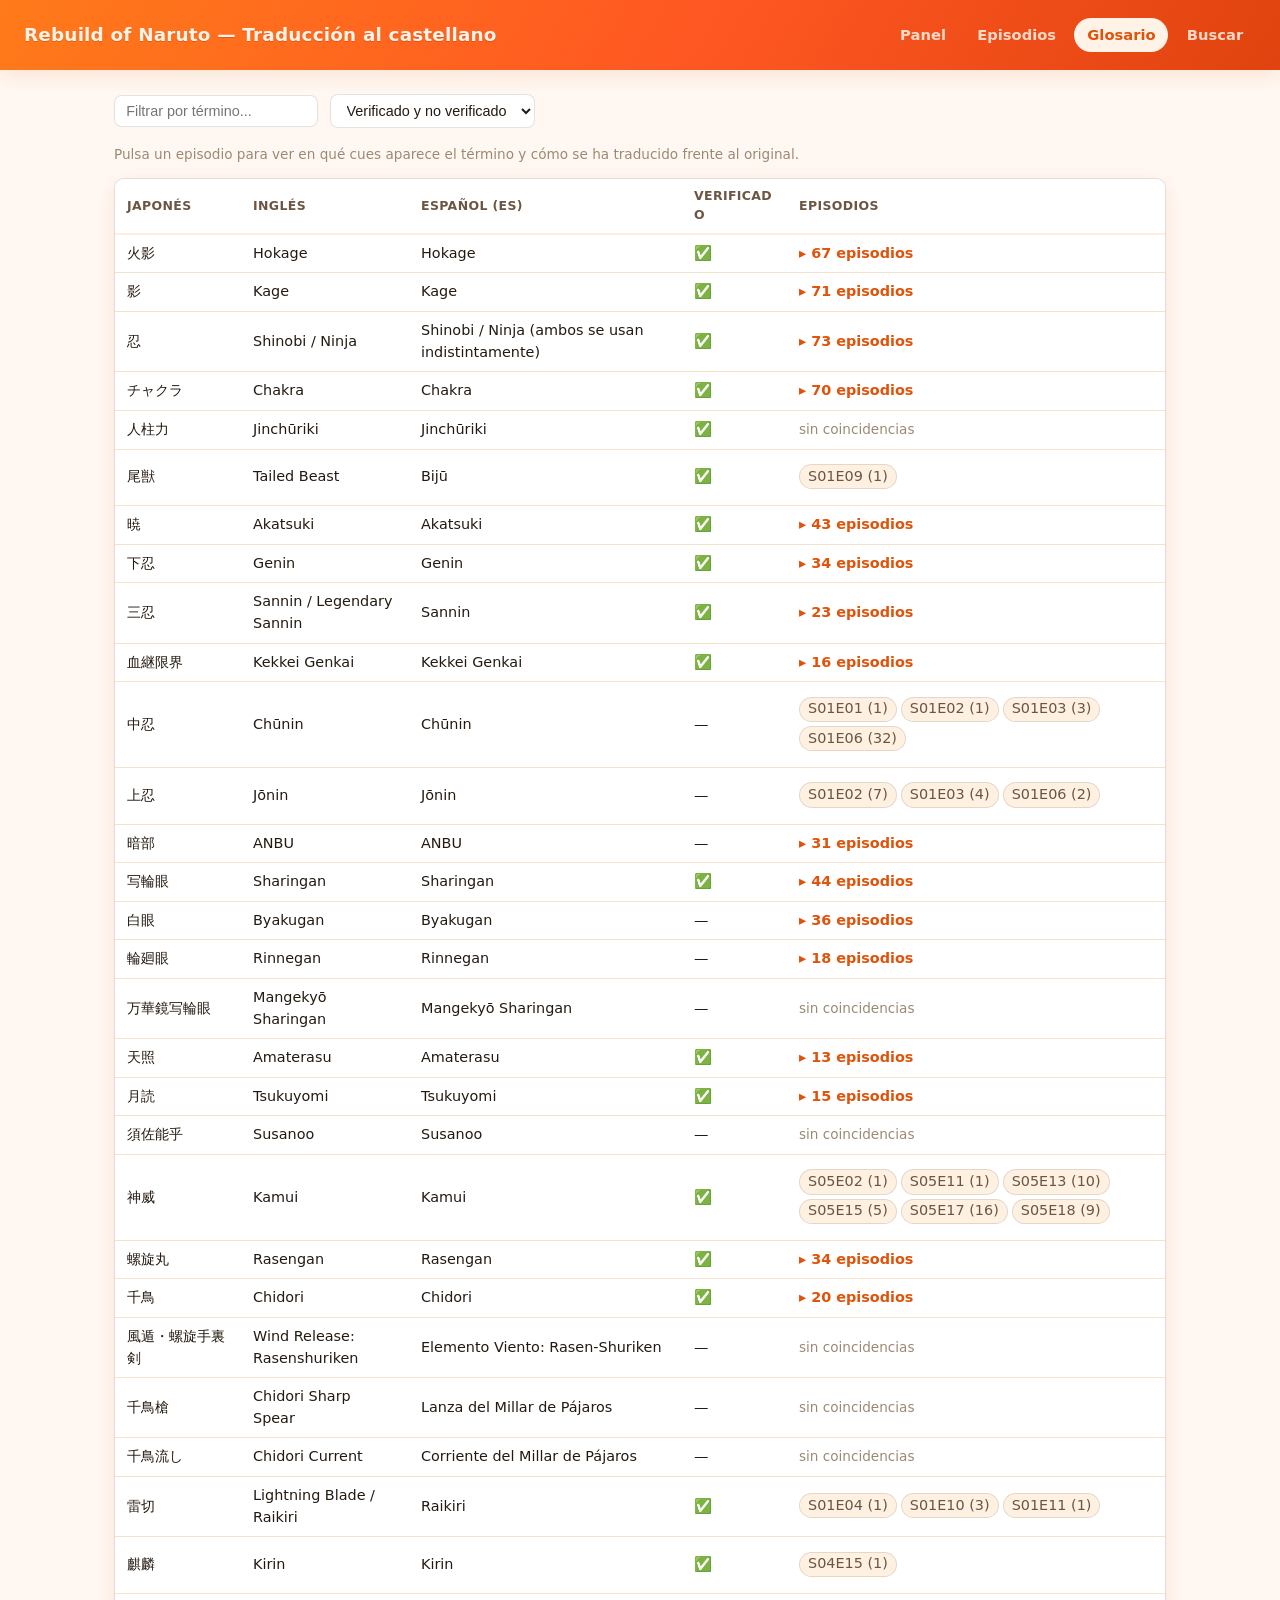
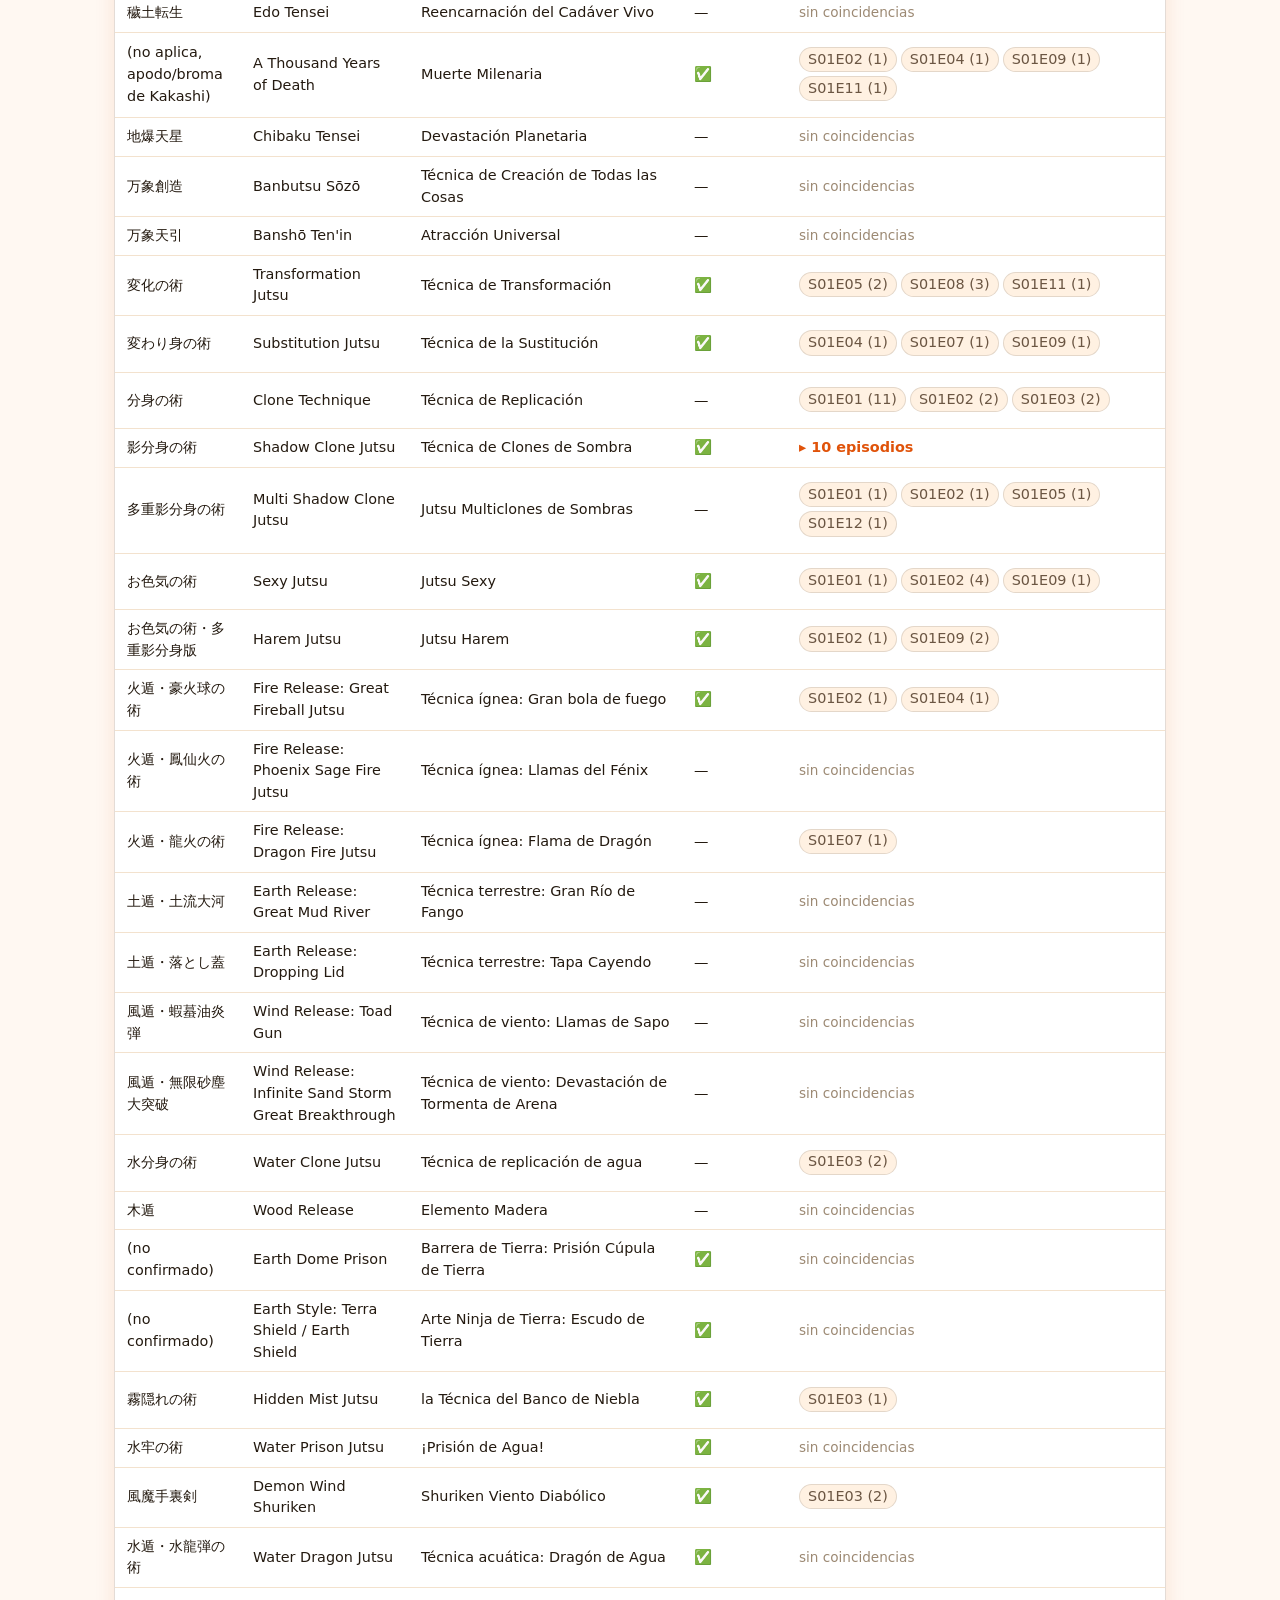
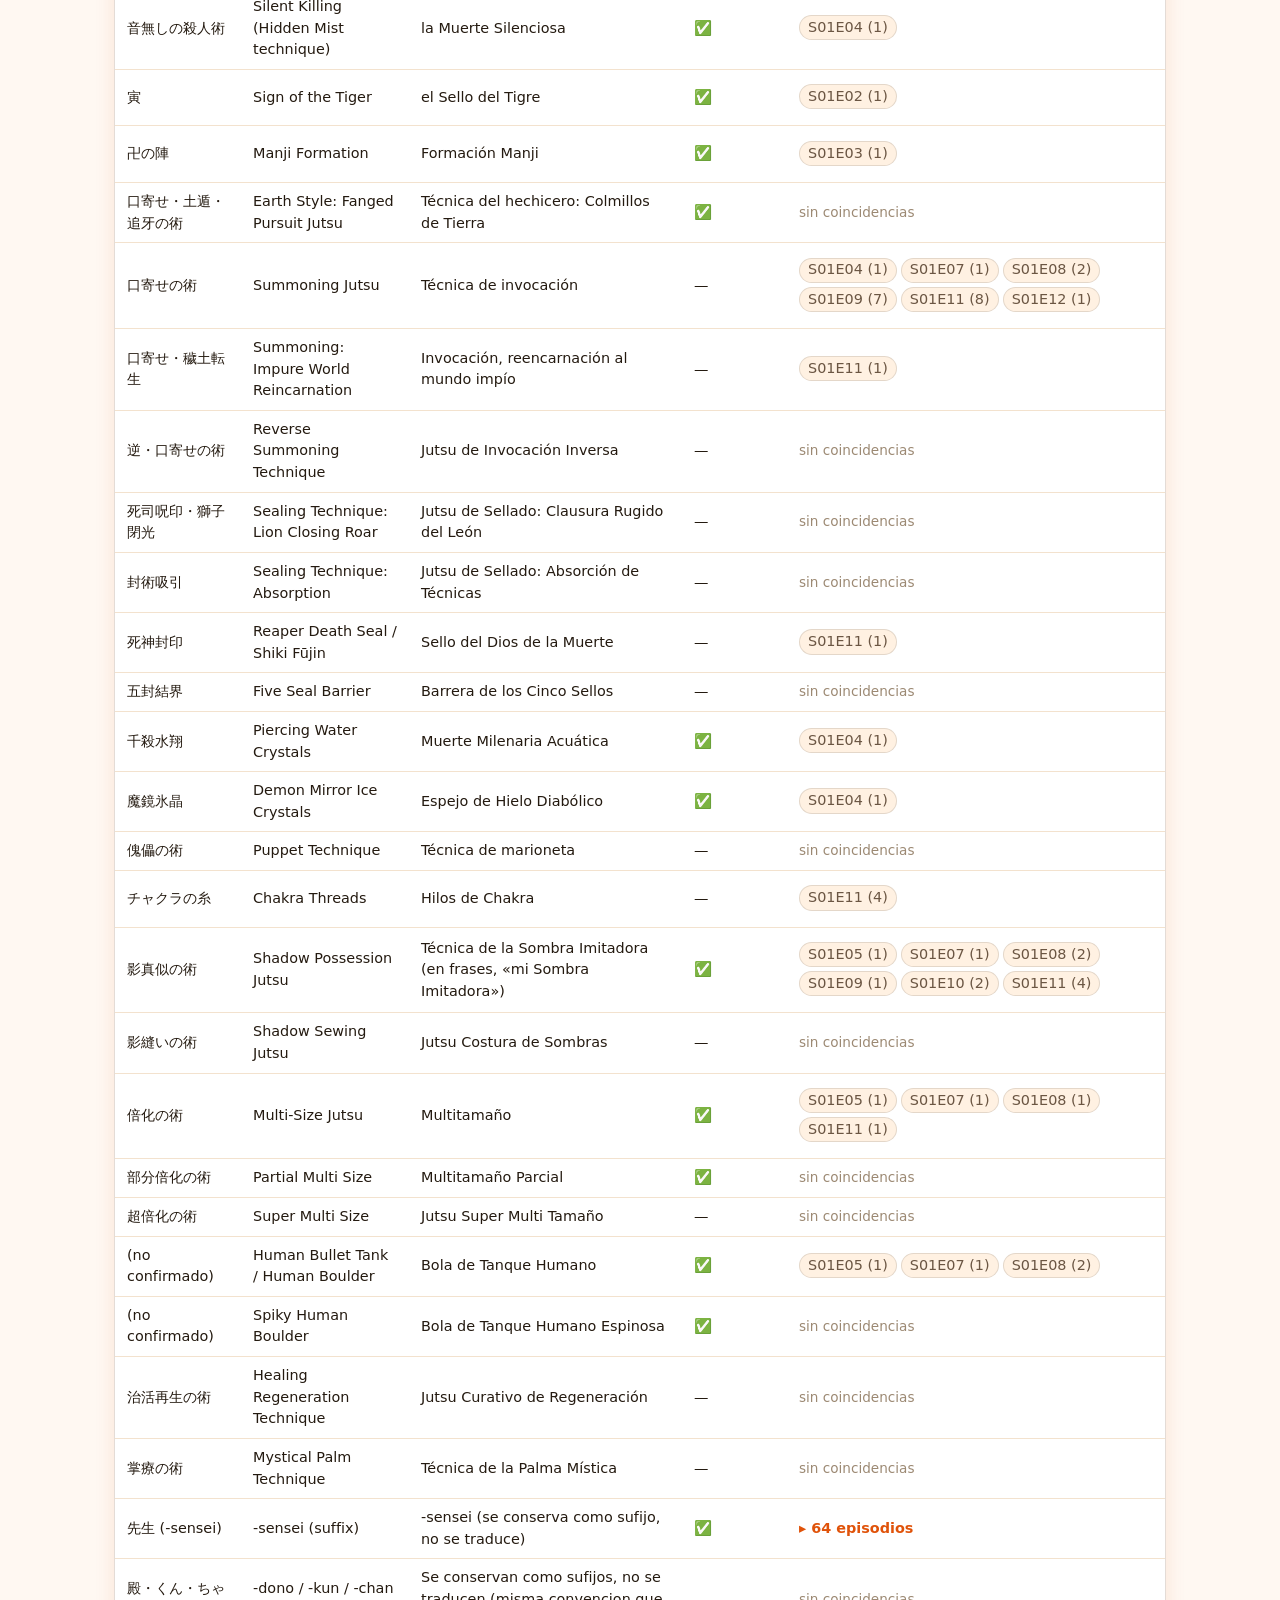
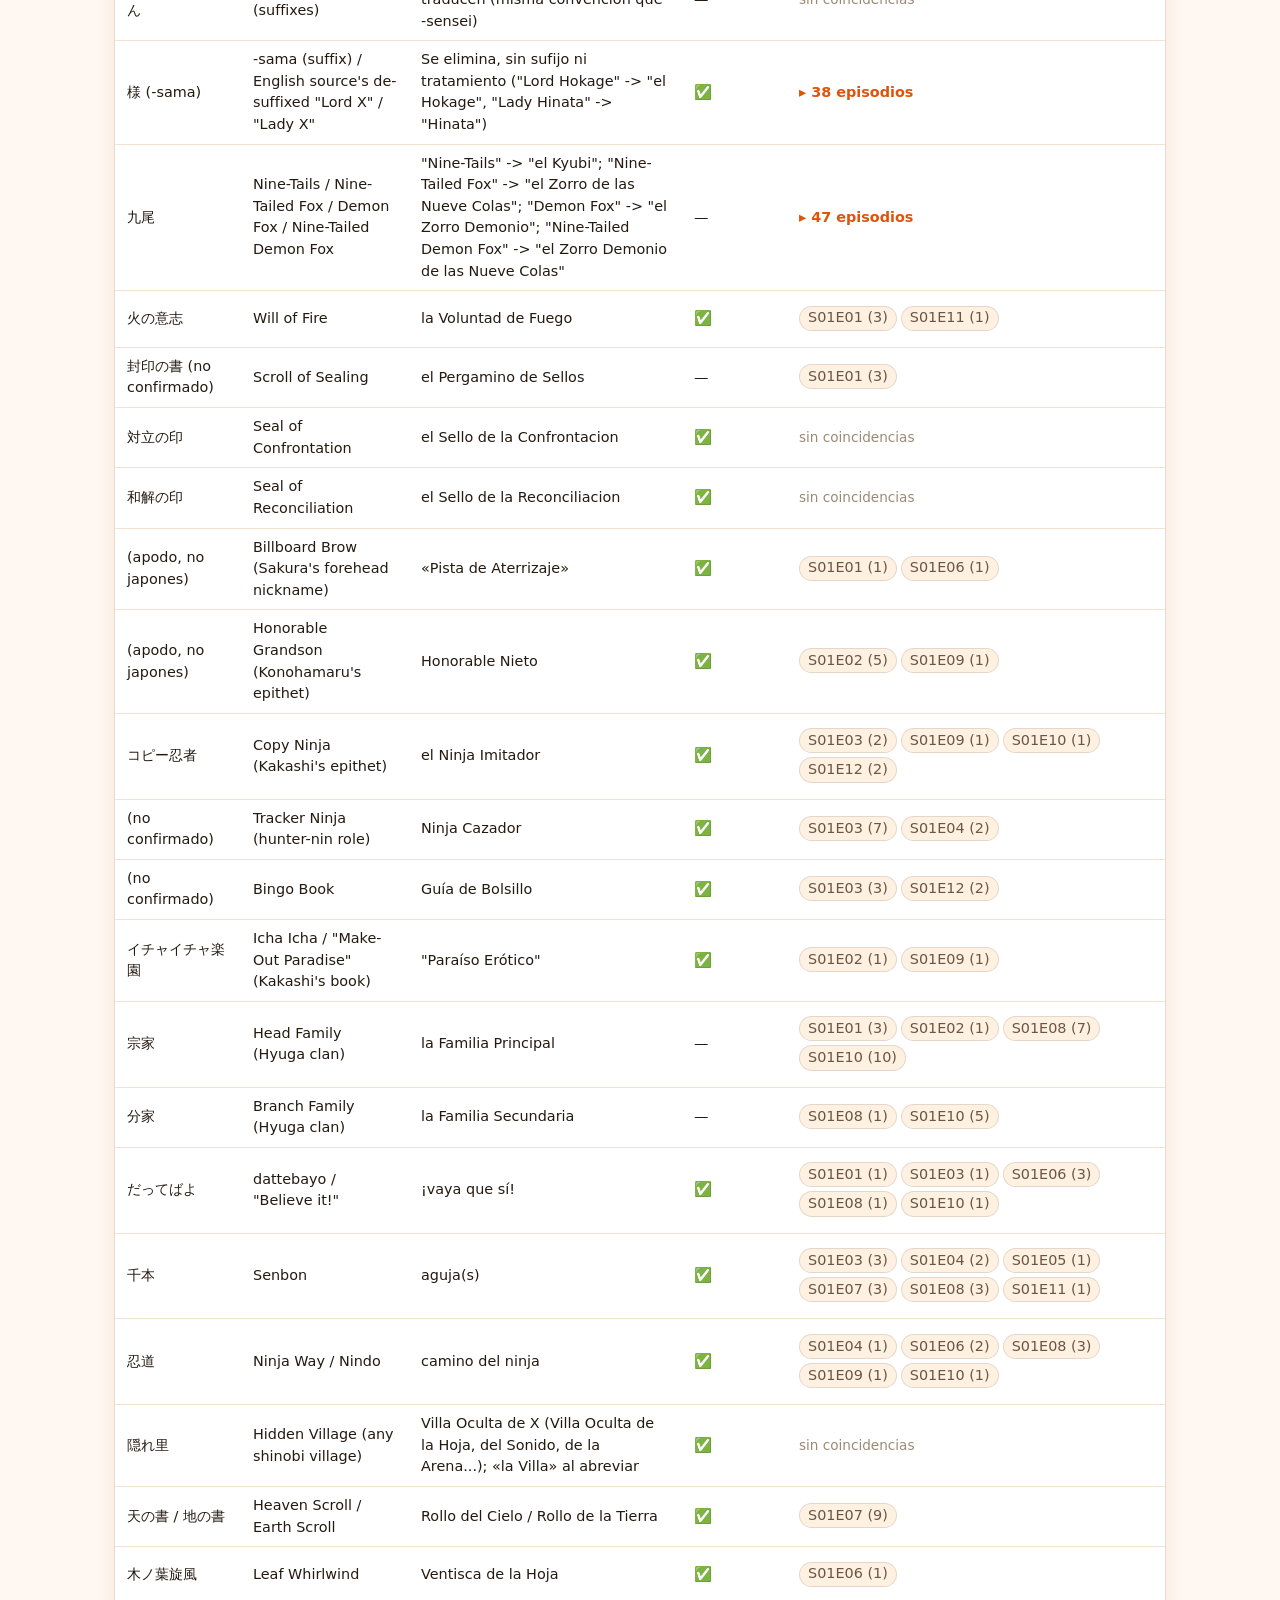
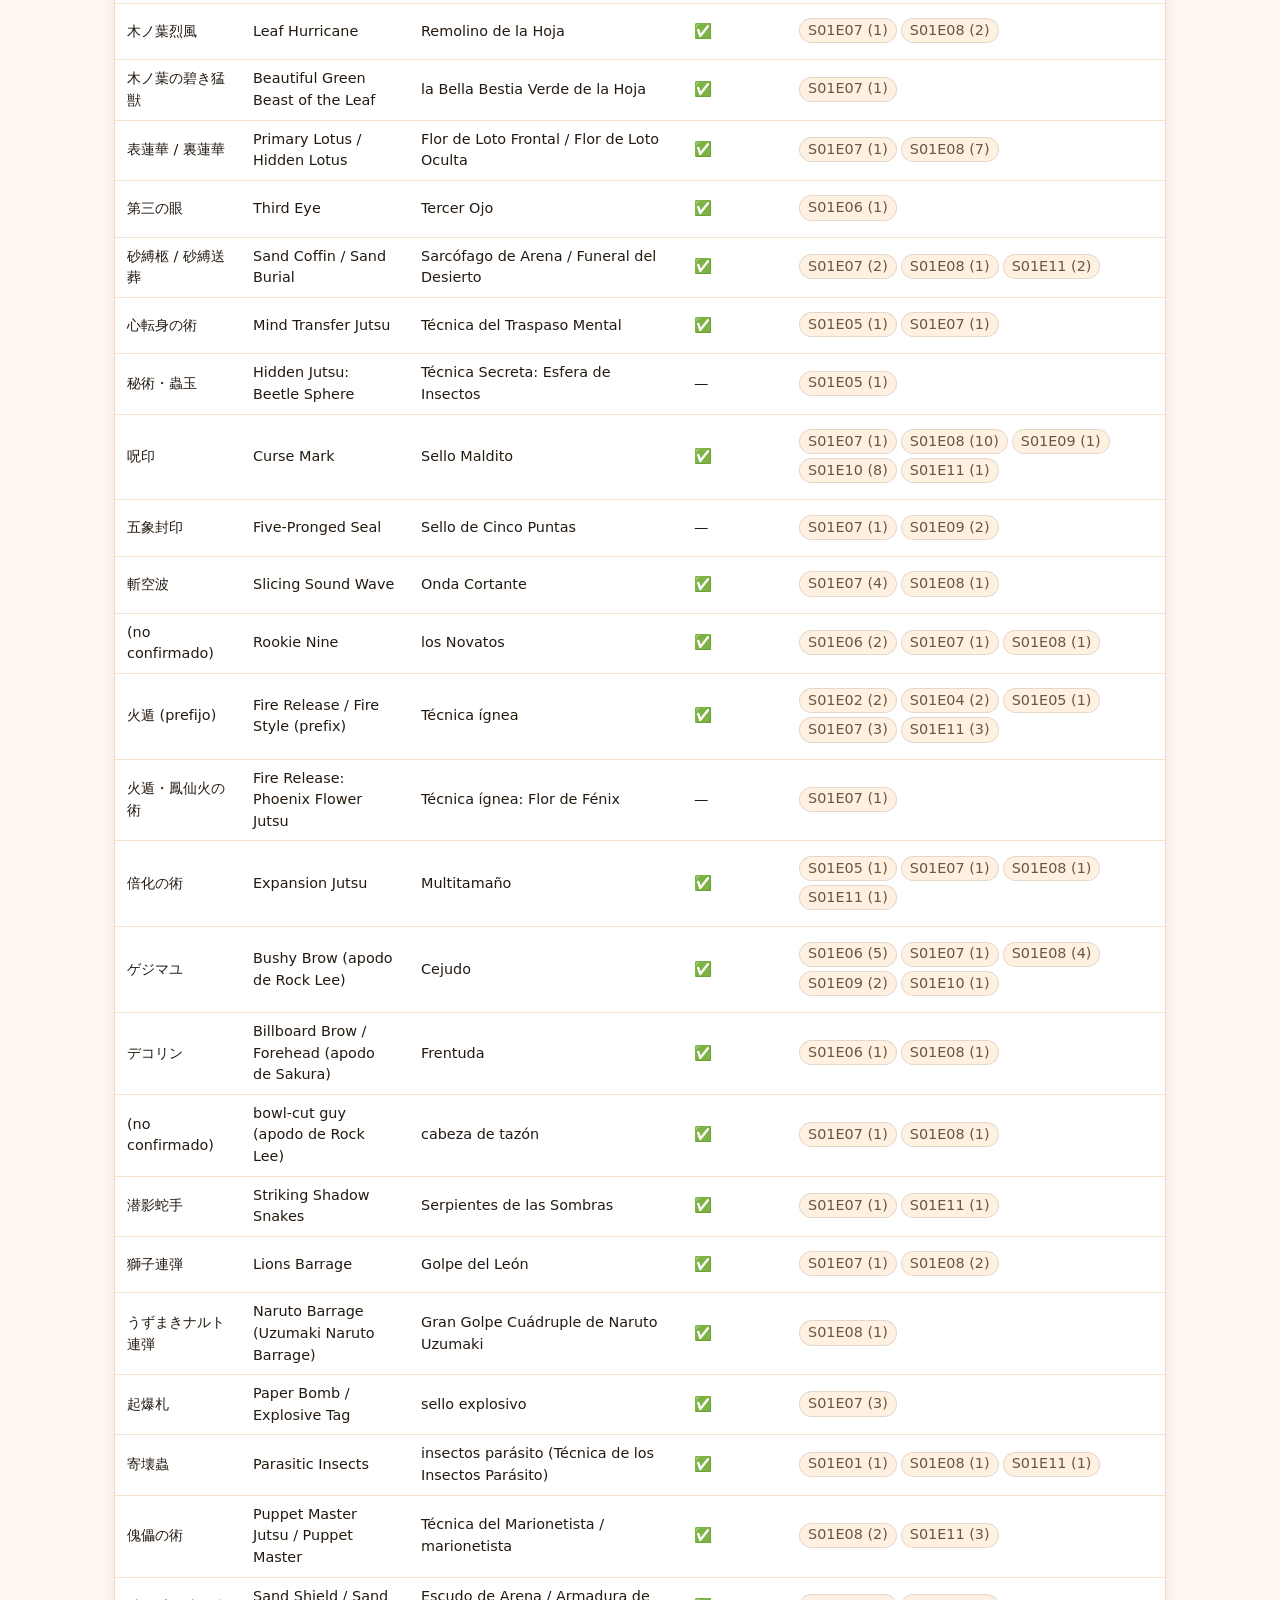
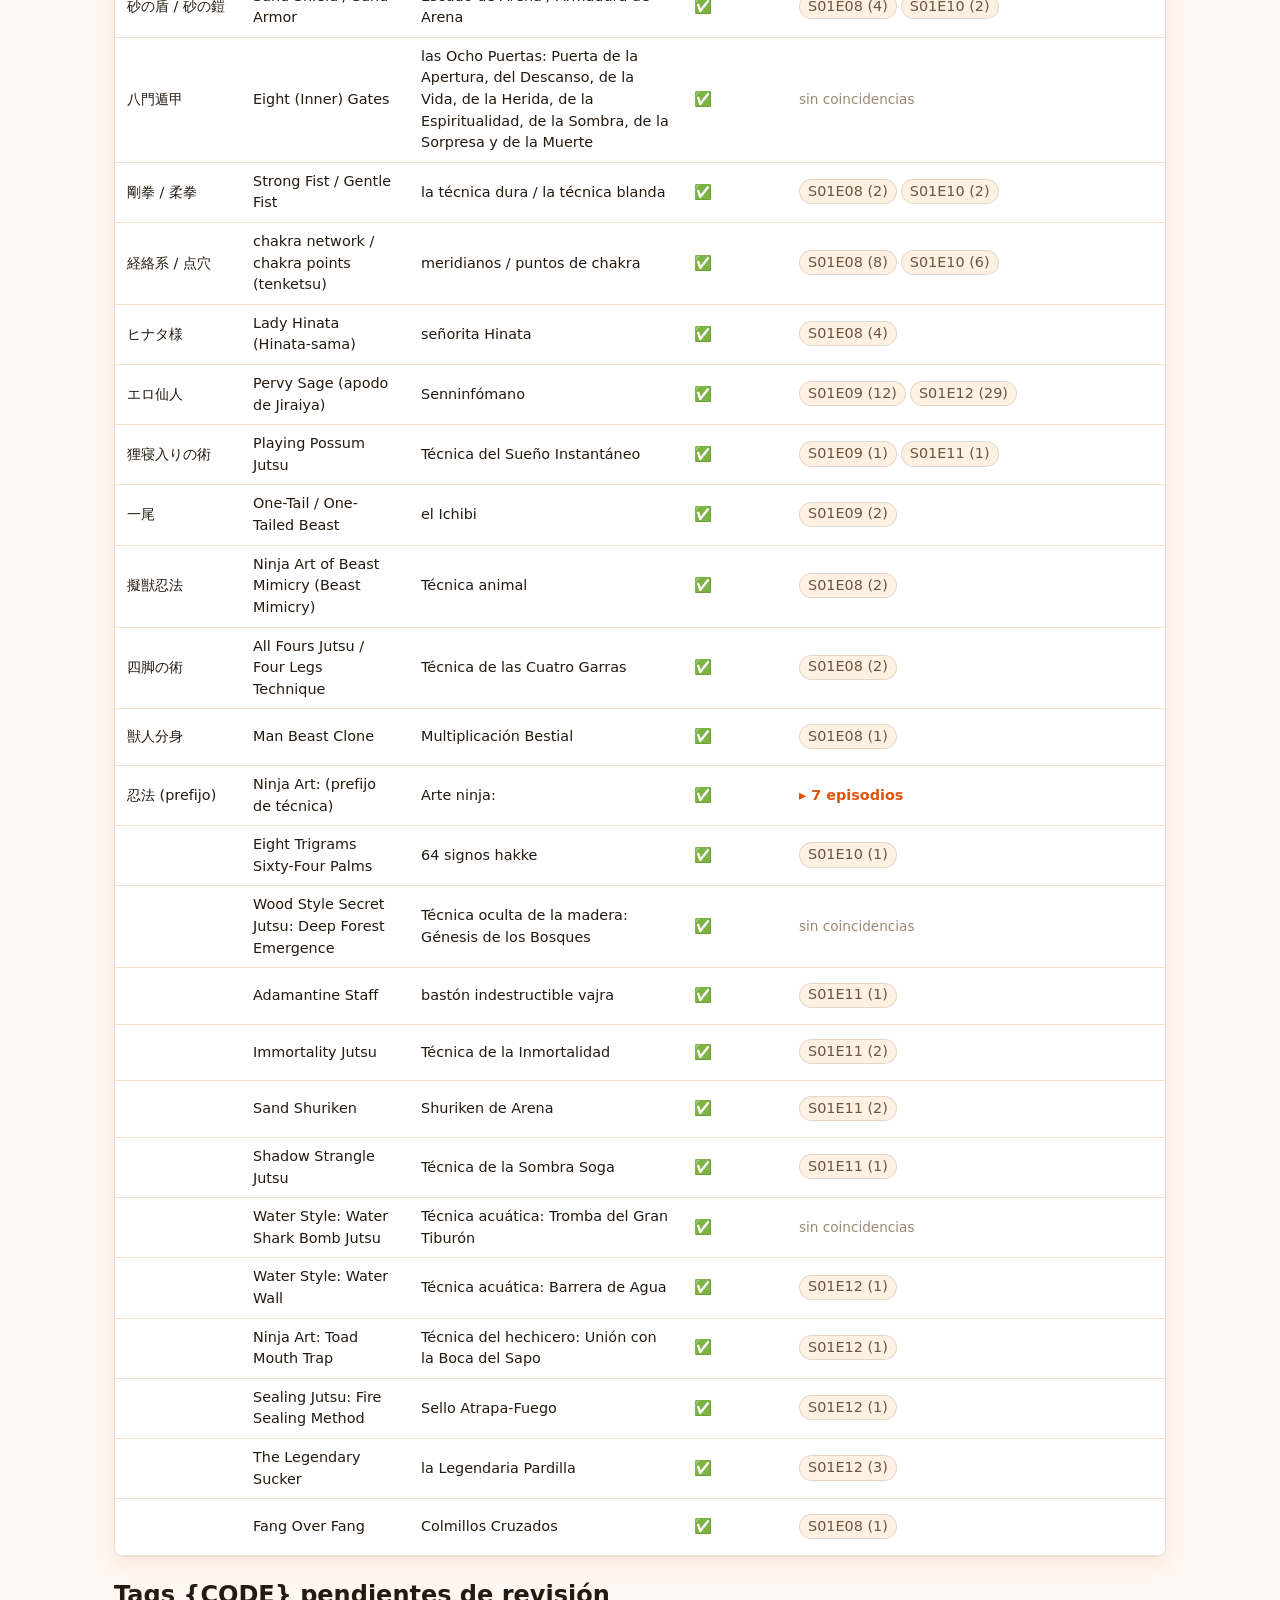
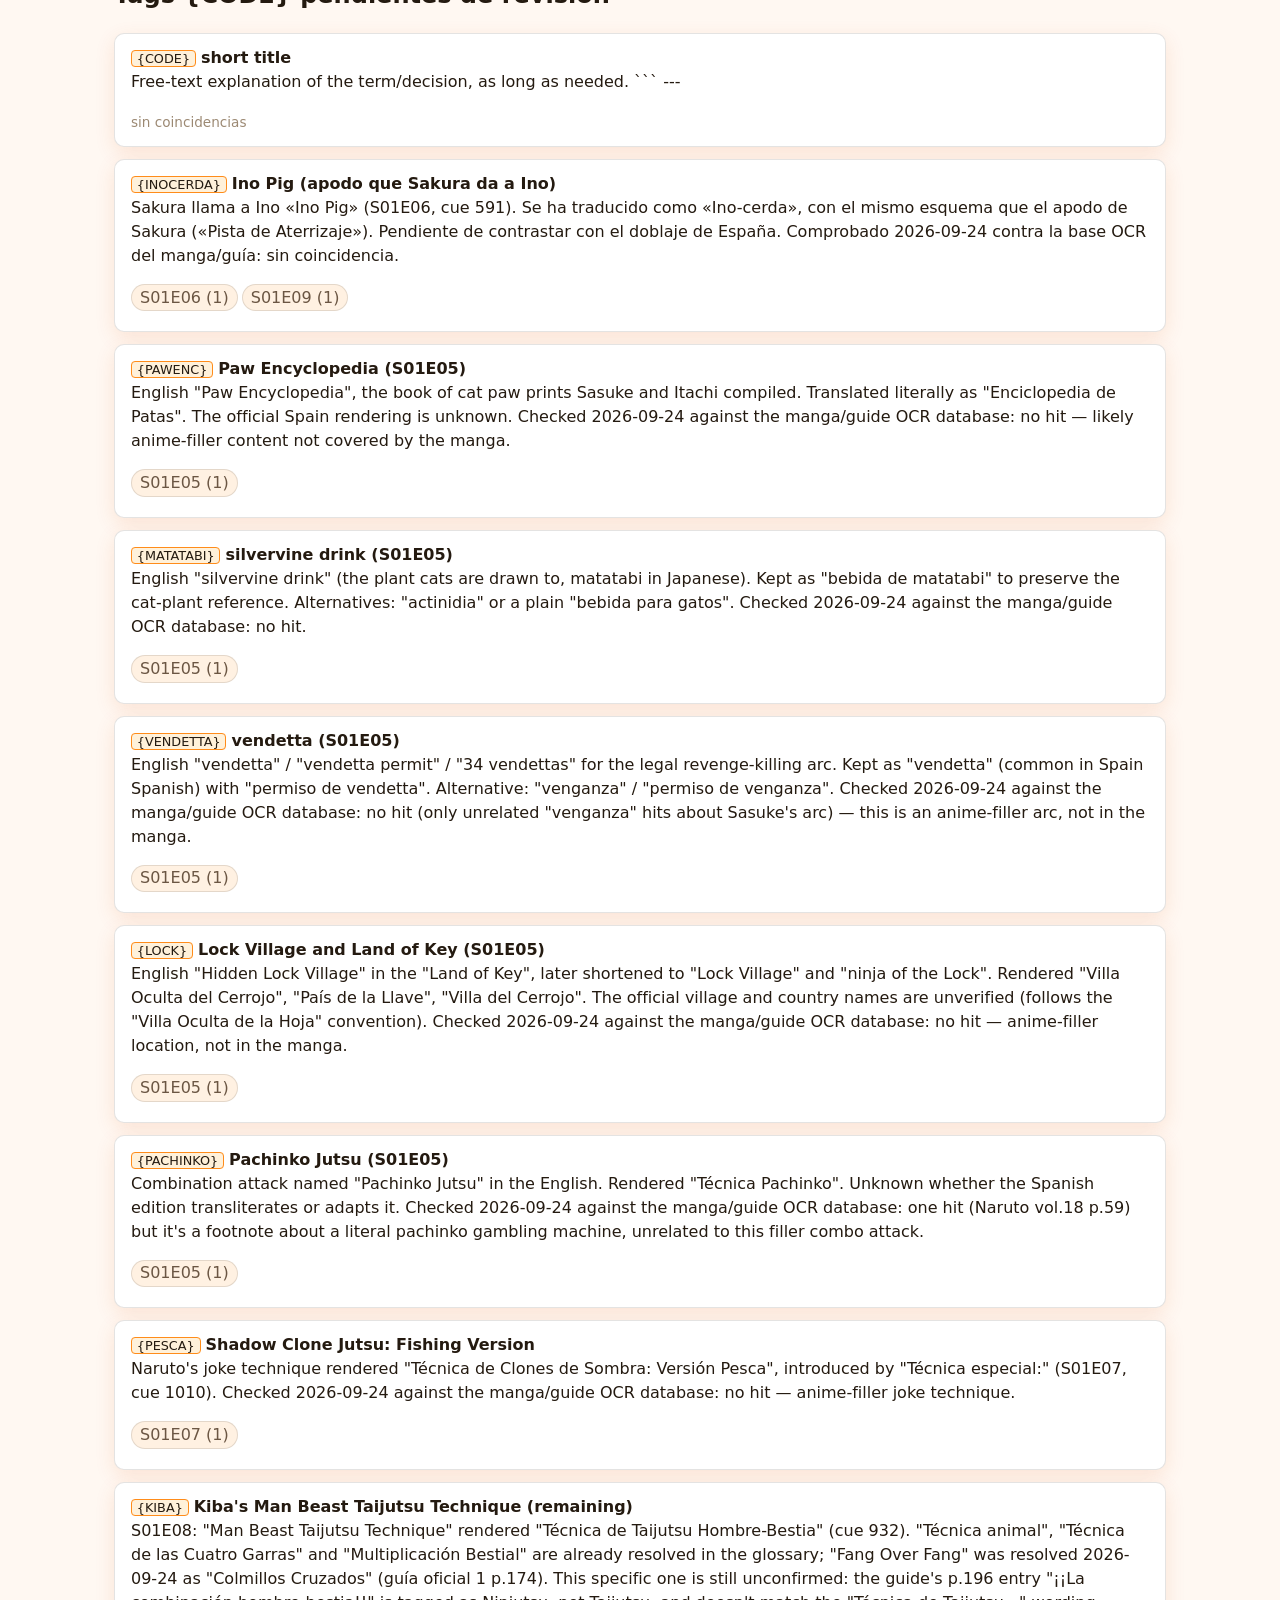
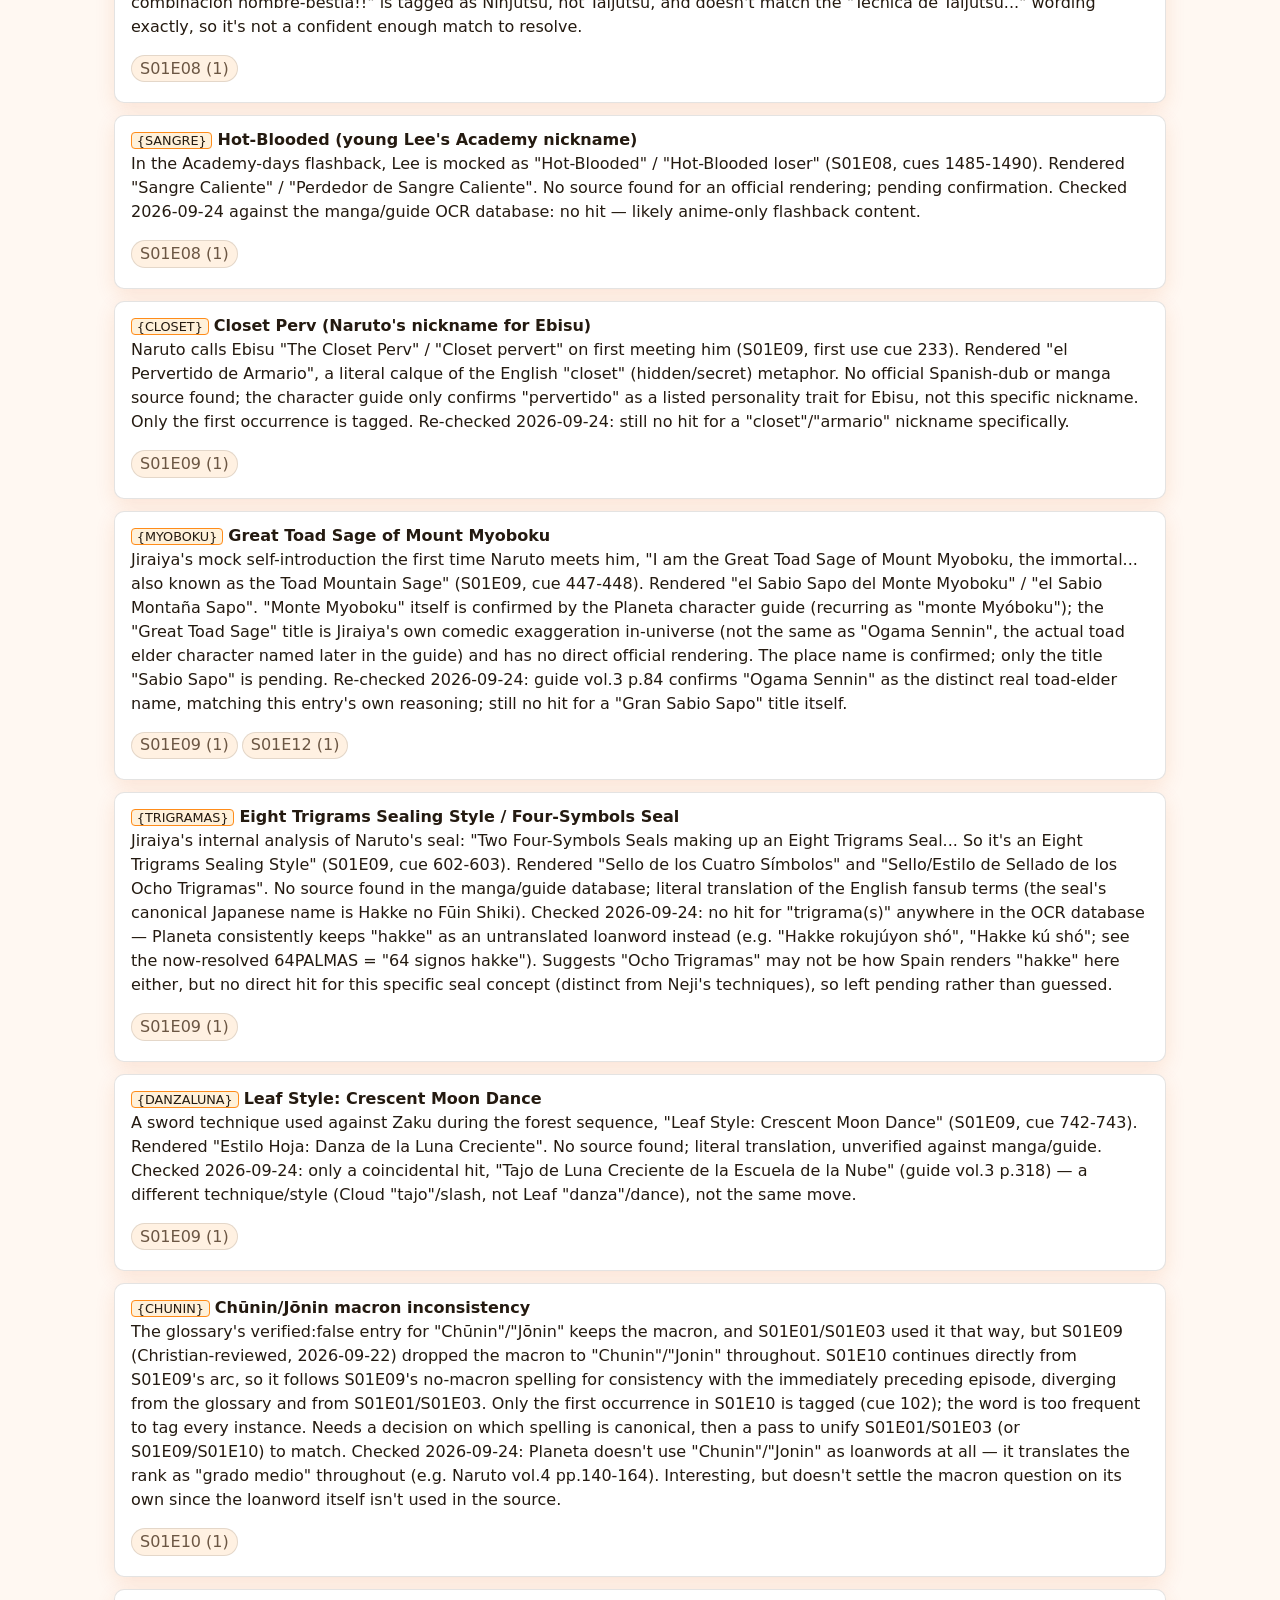
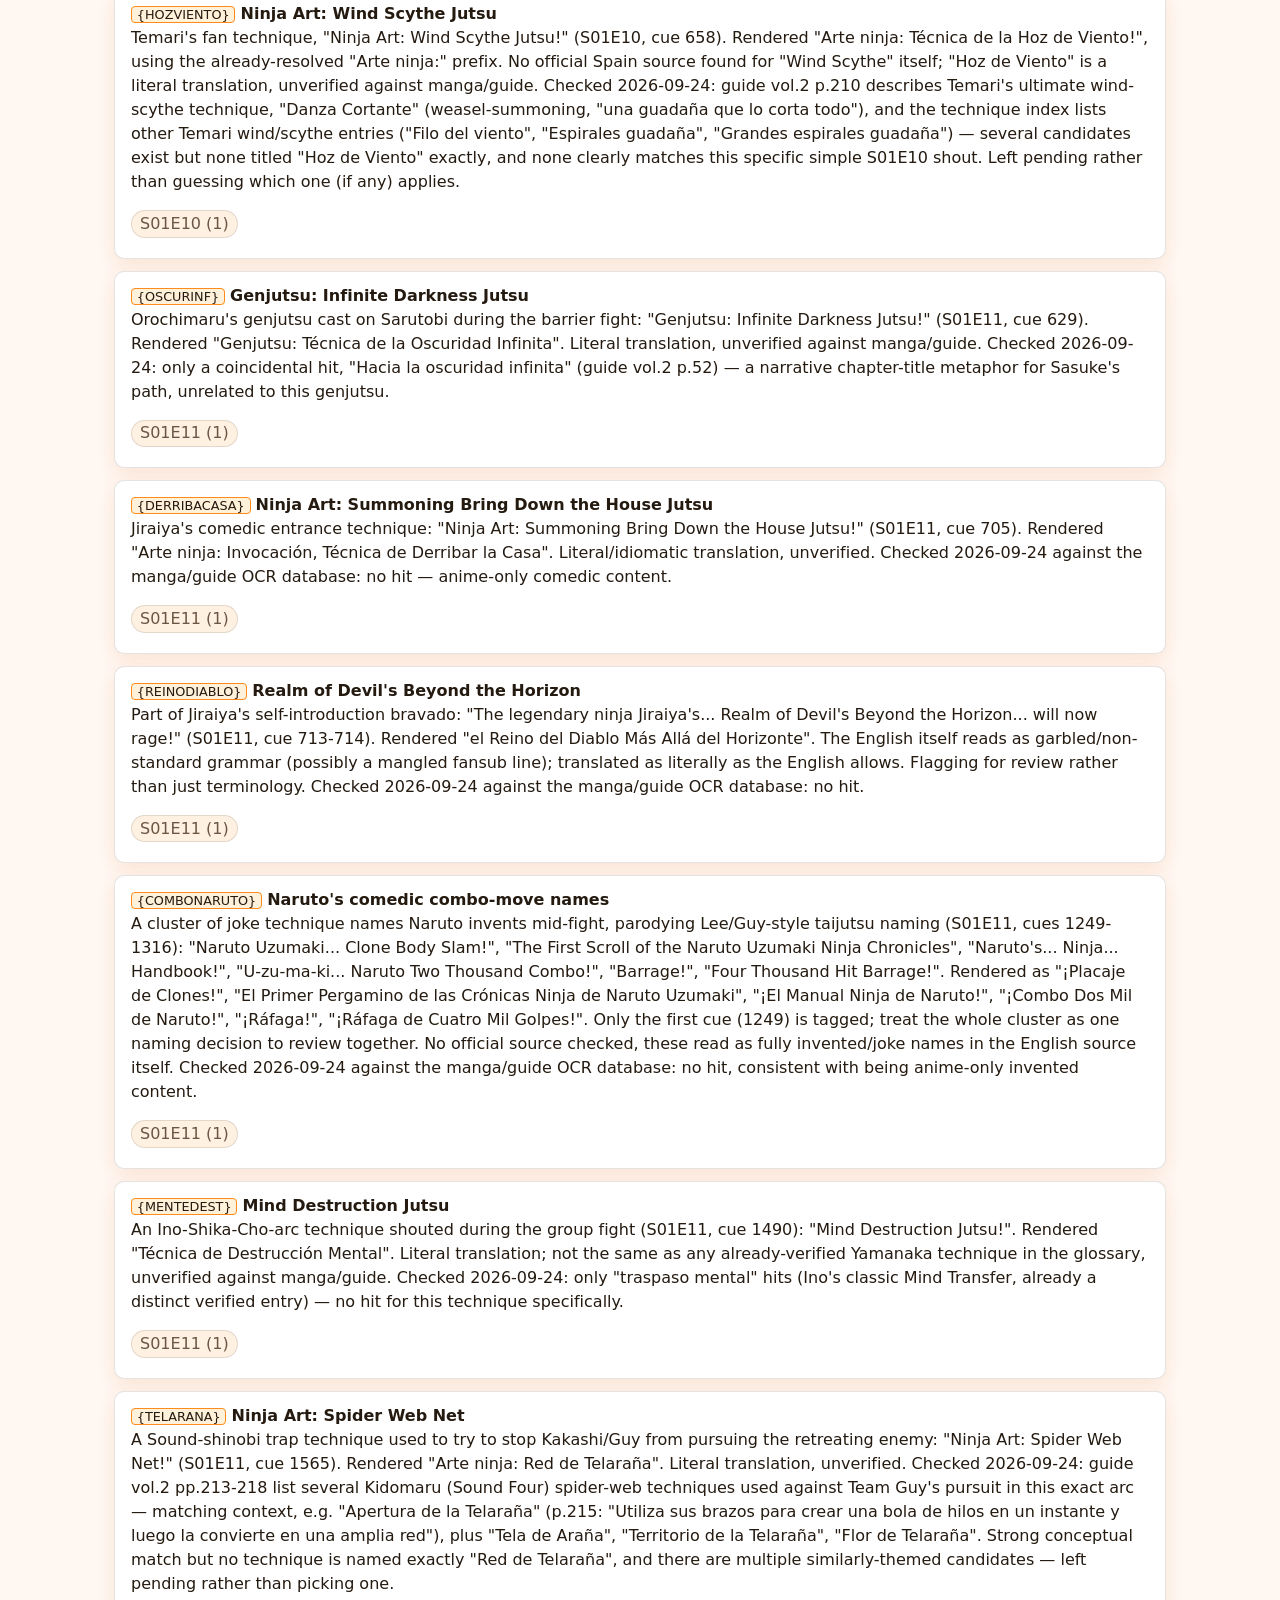
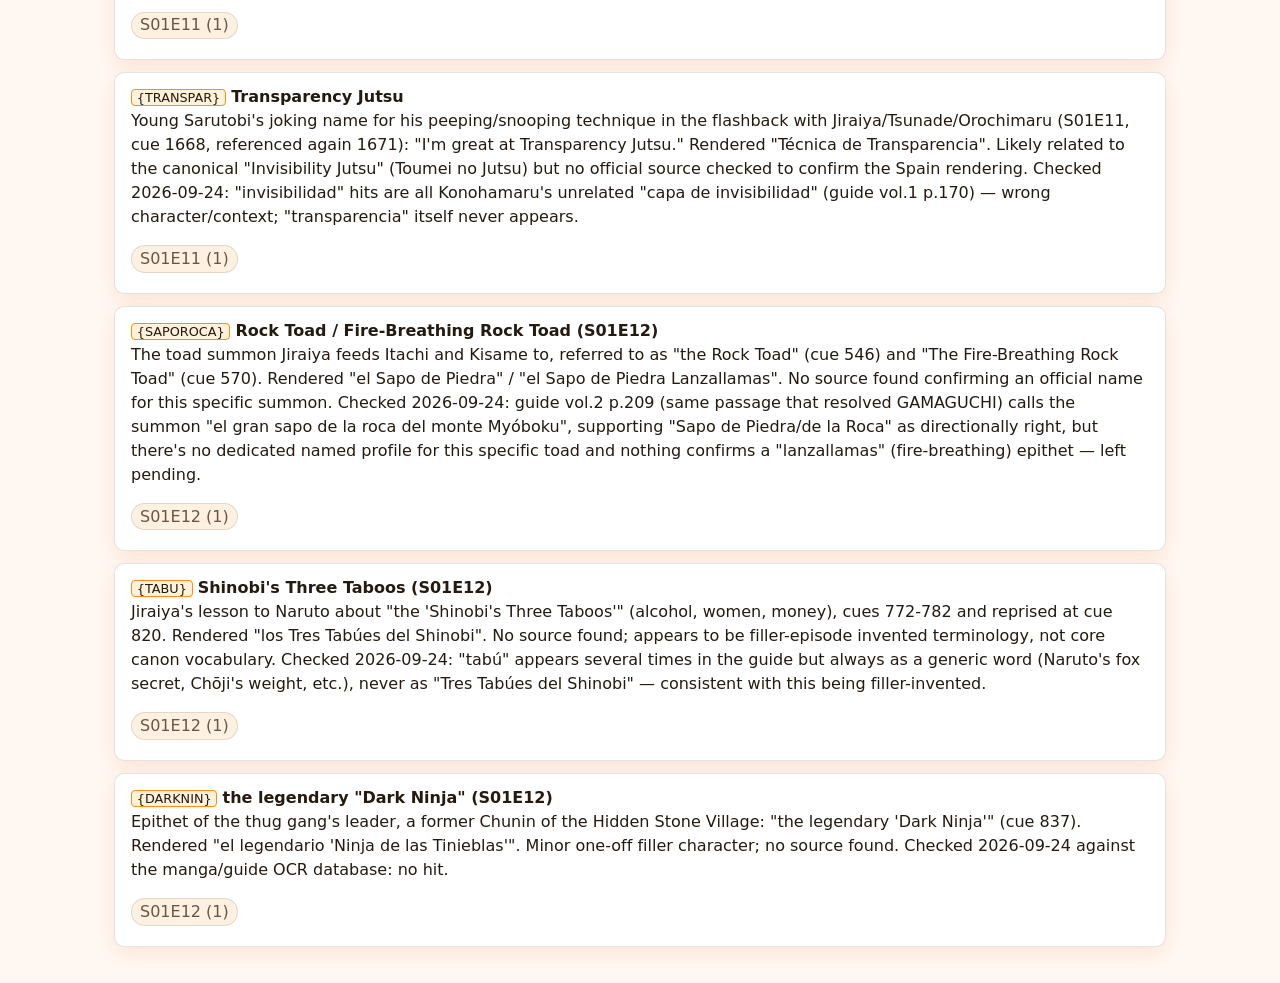
<file: glossary.html>
<!doctype html>
<html lang="es">
<head>
  <meta charset="utf-8" />
  <meta name="viewport" content="width=device-width, initial-scale=1" />
  <title>Glosario — Rebuild of Naruto ES</title>
  <link rel="stylesheet" href="./assets/style.css" />
</head>
<body>
  <header class="site-header">
    <h1>Rebuild of Naruto — Traducción al castellano</h1>
    <nav class="site-nav">
      <a href="./index.html">Panel</a>
      <a href="./episode.html">Episodios</a>
      <a href="./glossary.html" aria-current="page">Glosario</a>
      <a href="./search.html">Buscar</a>
    </nav>
  </header>
  <main>
    <div class="controls">
      <input type="search" id="filter-text" placeholder="Filtrar por término..." />
      <select id="filter-verified">
        <option value="">Verificado y no verificado</option>
        <option value="true">Solo verificados</option>
        <option value="false">Solo no verificados</option>
      </select>
    </div>
    <p class="muted">Pulsa un episodio para ver en qué cues aparece el término y cómo se ha traducido frente al original.</p>
    <div class="table-scroll">
      <table class="glossary-table">
        <thead><tr><th>Japonés</th><th>Inglés</th><th>Español (ES)</th><th>Verificado</th><th>Episodios</th></tr></thead>
        <tbody id="glossary-body"></tbody>
      </table>
    </div>
    <h2>Tags {CODE} pendientes de revisión</h2>
    <div id="pending-tags"></div>
  </main>
  <script type="module" src="./assets/glossary.js"></script>
</body>
</html>
</file>
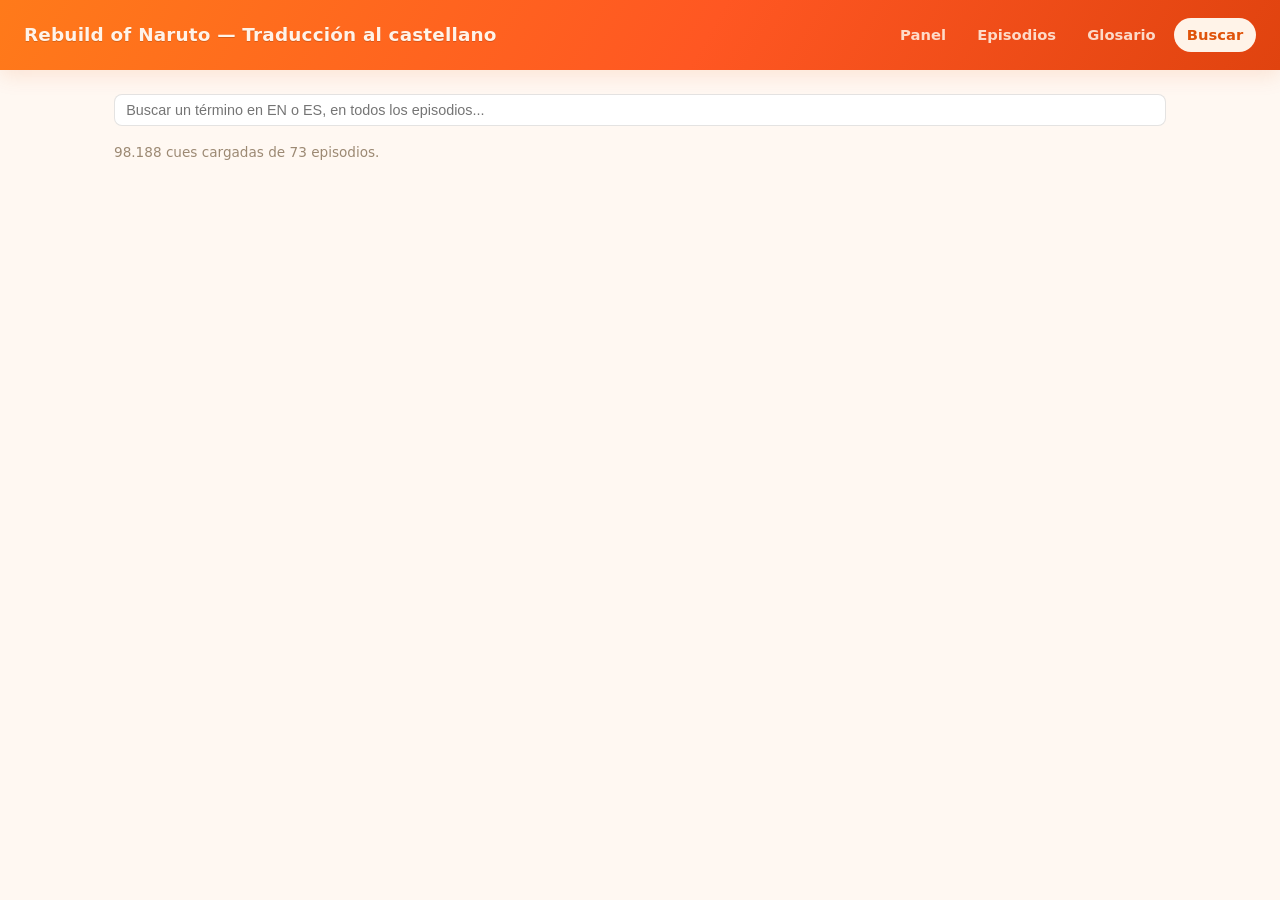
<file: search.html>
<!doctype html>
<html lang="es">
<head>
  <meta charset="utf-8" />
  <meta name="viewport" content="width=device-width, initial-scale=1" />
  <title>Buscar — Rebuild of Naruto ES</title>
  <link rel="stylesheet" href="./assets/style.css" />
</head>
<body>
  <header class="site-header">
    <h1>Rebuild of Naruto — Traducción al castellano</h1>
    <nav class="site-nav">
      <a href="./index.html">Panel</a>
      <a href="./episode.html">Episodios</a>
      <a href="./glossary.html">Glosario</a>
      <a href="./search.html" aria-current="page">Buscar</a>
    </nav>
  </header>
  <main>
    <div class="controls">
      <input type="search" id="query" placeholder="Buscar un término en EN o ES, en todos los episodios..." style="flex: 1" />
    </div>
    <p class="muted" id="status"></p>
    <div id="results"></div>
  </main>
  <script type="module" src="./assets/search.js"></script>
</body>
</html>
</file>
<file: assets/style.css>
:root {
  color-scheme: light;
  --page: #fff8f2;
  --surface-1: #ffffff;
  --surface-2: #fff1e2;
  --text-primary: #241a10;
  --text-secondary: #6b5643;
  --text-muted: #9c8973;
  --gridline: #f3e2ce;
  --border: rgba(36, 26, 16, 0.12);
  --status-good: #1f9d55;
  --status-warning: #f2a900;
  --status-critical: #de4b3f;
  --status-neutral: #9c8973;
  --seq-track: #ffe1bf;
  --seq-fill: linear-gradient(90deg, #ff8c1a, #ff5e1a);
  --tag-bg: #fff1da;
  --tag-border: #ff8c1a;
  --diff-old-bg: rgba(222, 75, 63, 0.14);
  --diff-new-bg: rgba(31, 157, 85, 0.14);
  --translated-bg: rgba(31, 157, 85, 0.08);
  --accent: #ff6a13;
  --accent-strong: #e0530a;
  --accent-soft: #ffede0;
  --header-grad: linear-gradient(120deg, #ff7a1a 0%, #ff5722 55%, #e0430f 100%);
  --shadow: 0 6px 20px rgba(224, 83, 10, 0.12);
}

@media (prefers-color-scheme: dark) {
  :root {
    color-scheme: dark;
    --page: #16110c;
    --surface-1: #221a13;
    --surface-2: #2c2117;
    --text-primary: #fff3e8;
    --text-secondary: #d8c3ac;
    --text-muted: #a8917b;
    --gridline: #3a2c1e;
    --border: rgba(255, 227, 200, 0.12);
    --seq-track: #4a2e15;
    --seq-fill: linear-gradient(90deg, #ff9c3d, #ff6a13);
    --tag-bg: #3d2a11;
    --tag-border: #ff9c3d;
    --diff-old-bg: rgba(230, 103, 103, 0.18);
    --diff-new-bg: rgba(56, 190, 110, 0.18);
    --translated-bg: rgba(56, 190, 110, 0.1);
    --accent: #ff8c3d;
    --accent-strong: #ffab6b;
    --accent-soft: #3a2412;
    --header-grad: linear-gradient(120deg, #c24608 0%, #96350a 60%, #6f2607 100%);
    --shadow: 0 6px 20px rgba(0, 0, 0, 0.4);
  }
}

* {
  box-sizing: border-box;
}

body {
  margin: 0;
  background: var(--page);
  color: var(--text-primary);
  font-family: system-ui, -apple-system, "Segoe UI", sans-serif;
  line-height: 1.5;
}

a {
  color: var(--accent-strong);
}

header.site-header {
  display: flex;
  align-items: center;
  justify-content: space-between;
  gap: 1rem;
  padding: 1.1rem 1.5rem;
  background: var(--header-grad);
  color: #fff3e8;
  box-shadow: var(--shadow);
  flex-wrap: wrap;
  position: sticky;
  top: 0;
  z-index: 10;
}

header.site-header h1 {
  font-size: 1.15rem;
  margin: 0;
  font-weight: 800;
  letter-spacing: 0.01em;
  text-shadow: 0 1px 0 rgba(0, 0, 0, 0.15);
}

nav.site-nav {
  display: flex;
  gap: 0.35rem;
  font-size: 0.92rem;
  flex-wrap: wrap;
}

nav.site-nav a {
  color: rgba(255, 243, 232, 0.85);
  text-decoration: none;
  padding: 0.4rem 0.8rem;
  border-radius: 999px;
  font-weight: 600;
  transition: background 0.15s ease, color 0.15s ease;
}

nav.site-nav a:hover {
  background: rgba(255, 255, 255, 0.16);
  color: #fff;
}

nav.site-nav a[aria-current="page"] {
  background: #fff3e8;
  color: var(--accent-strong);
}

main {
  max-width: 1100px;
  margin: 0 auto;
  padding: 1.5rem;
  overflow-x: hidden;
}

.stat-row {
  display: grid;
  grid-template-columns: repeat(auto-fit, minmax(160px, 1fr));
  gap: 1rem;
  margin-bottom: 2rem;
}

.stat-tile {
  background: var(--surface-1);
  border: 1px solid var(--border);
  border-top: 3px solid var(--accent);
  border-radius: 10px;
  padding: 1rem;
  box-shadow: var(--shadow);
}

.stat-tile .label {
  color: var(--text-secondary);
  font-size: 0.85rem;
  font-weight: 600;
  text-transform: uppercase;
  letter-spacing: 0.03em;
}

.stat-tile .value {
  font-size: 2.1rem;
  font-weight: 800;
  margin-top: 0.25rem;
  color: var(--accent-strong);
}

.season-block {
  margin-bottom: 1.75rem;
  background: var(--surface-1);
  border: 1px solid var(--border);
  border-radius: 12px;
  padding: 1rem 1.25rem 1.25rem;
  box-shadow: var(--shadow);
}

.season-block h2 {
  font-size: 1.05rem;
  margin: 0 0 0.6rem;
  font-weight: 800;
  color: var(--text-primary);
}

.meter {
  height: 10px;
  border-radius: 6px;
  background: var(--seq-track);
  overflow: hidden;
  margin-bottom: 0.75rem;
}

.meter > span {
  display: block;
  height: 100%;
  background: var(--seq-fill);
  border-radius: 6px 0 0 6px;
}

.table-scroll {
  overflow-x: auto;
  -webkit-overflow-scrolling: touch;
  border: 1px solid var(--border);
  border-radius: 10px;
  box-shadow: var(--shadow);
}

.season-block .table-scroll {
  border: none;
  box-shadow: none;
  border-radius: 0;
}

table {
  width: 100%;
  border-collapse: collapse;
  background: var(--surface-1);
}

.season-block table {
  min-width: 560px;
}

th,
td {
  text-align: left;
  padding: 0.5rem 0.75rem;
  border-bottom: 1px solid var(--gridline);
  font-size: 0.9rem;
  vertical-align: top;
}

th {
  color: var(--text-secondary);
  font-weight: 700;
  font-size: 0.78rem;
  text-transform: uppercase;
  letter-spacing: 0.03em;
  border-bottom: 2px solid var(--accent-soft);
}

tr:hover td {
  background: var(--accent-soft);
}

.episode-row {
  cursor: pointer;
}

.status {
  display: inline-flex;
  align-items: center;
  gap: 0.4rem;
  font-size: 0.85rem;
  color: var(--text-secondary);
  white-space: nowrap;
}

.status-dot {
  width: 8px;
  height: 8px;
  border-radius: 50%;
  flex: none;
}

.status-dot.good {
  background: var(--status-good);
}

.status-dot.warning {
  background: var(--status-warning);
}

.status-dot.neutral {
  background: var(--status-neutral);
}

.status-dot.critical {
  background: var(--status-critical);
}

.tag {
  background: var(--tag-bg);
  border: 1px solid var(--tag-border);
  border-radius: 4px;
  padding: 0 0.3rem;
  font-size: 0.8rem;
  cursor: help;
}

.cue-table {
  table-layout: fixed;
}

.cue-table td.en,
.cue-table td.es {
  width: 38%;
  overflow-wrap: break-word;
}

.cue-table td.time {
  width: 12%;
  color: var(--text-muted);
  font-variant-numeric: tabular-nums;
  font-size: 0.8rem;
  overflow-wrap: break-word;
}

.cue-table td.actions {
  width: 12%;
}

.cue-table td.es.is-translated {
  background: var(--translated-bg);
  border-radius: 4px;
}

.diff-old {
  background: var(--diff-old-bg);
  text-decoration: line-through;
  display: block;
  padding: 0.1rem 0.3rem;
  border-radius: 4px;
  margin-bottom: 0.25rem;
}

.diff-new {
  background: var(--diff-new-bg);
  display: block;
  padding: 0.1rem 0.3rem;
  border-radius: 4px;
}

.propose-link {
  font-size: 0.8rem;
  text-decoration: none;
  white-space: nowrap;
  color: var(--accent-strong);
  font-weight: 600;
}

.controls {
  display: flex;
  gap: 0.75rem;
  flex-wrap: wrap;
  margin-bottom: 1rem;
  align-items: center;
}

.controls select,
.controls input {
  padding: 0.45rem 0.7rem;
  border: 1px solid var(--border);
  border-radius: 8px;
  background: var(--surface-1);
  color: var(--text-primary);
  font-size: 0.9rem;
}

.controls select:focus,
.controls input:focus {
  outline: 2px solid var(--accent);
  outline-offset: 1px;
}

.muted {
  color: var(--text-muted);
  font-size: 0.85rem;
}

.search-result mark {
  background: var(--tag-bg);
  color: inherit;
  border-radius: 3px;
}

/* Glossary: keep rows compact even when a term shows up in dozens of episodes */
.episode-summary {
  cursor: pointer;
  color: var(--accent-strong);
  font-weight: 600;
  list-style: none;
}

.episode-summary::-webkit-details-marker {
  display: none;
}

.episode-summary::before {
  content: "▸ ";
}

details[open] .episode-summary::before {
  content: "▾ ";
}

.episode-chips {
  display: flex;
  flex-wrap: wrap;
  gap: 0.25rem;
  margin-top: 0.4rem;
  max-width: 320px;
}

.episode-chip {
  background: var(--surface-2);
  border: 1px solid var(--border);
  border-radius: 999px;
  padding: 0.05rem 0.5rem;
  font-size: 0.75rem;
  color: var(--text-secondary);
  white-space: nowrap;
}

table.glossary-table {
  table-layout: fixed;
}

table.glossary-table td,
table.glossary-table th {
  vertical-align: middle;
  overflow-wrap: break-word;
}

table.glossary-table th:nth-child(1),
table.glossary-table td:nth-child(1) {
  width: 12%;
}

table.glossary-table th:nth-child(2),
table.glossary-table td:nth-child(2) {
  width: 16%;
}

table.glossary-table th:nth-child(3),
table.glossary-table td:nth-child(3) {
  width: 26%;
}

table.glossary-table th:nth-child(4),
table.glossary-table td:nth-child(4) {
  width: 10%;
}

table.glossary-table th:nth-child(5),
table.glossary-table td:nth-child(5) {
  width: 36%;
}

.episode-chips {
  max-width: 100%;
}

button.cue-toggle {
  font: inherit;
  cursor: pointer;
}

button.cue-toggle.active {
  background: var(--accent);
  border-color: var(--accent);
  color: #fff3e8;
}

.cue-detail {
  margin-top: 0.5rem;
}

.cue-match {
  padding: 0.4rem 0;
}

.cue-match a {
  font-weight: 600;
  text-decoration: none;
}

.pending-tag-card {
  background: var(--surface-1);
  border: 1px solid var(--border);
  border-radius: 10px;
  padding: 0.75rem 1rem;
  margin-bottom: 0.75rem;
  box-shadow: var(--shadow);
}

.pending-tag-card p {
  margin-top: 0;
}
</file>
